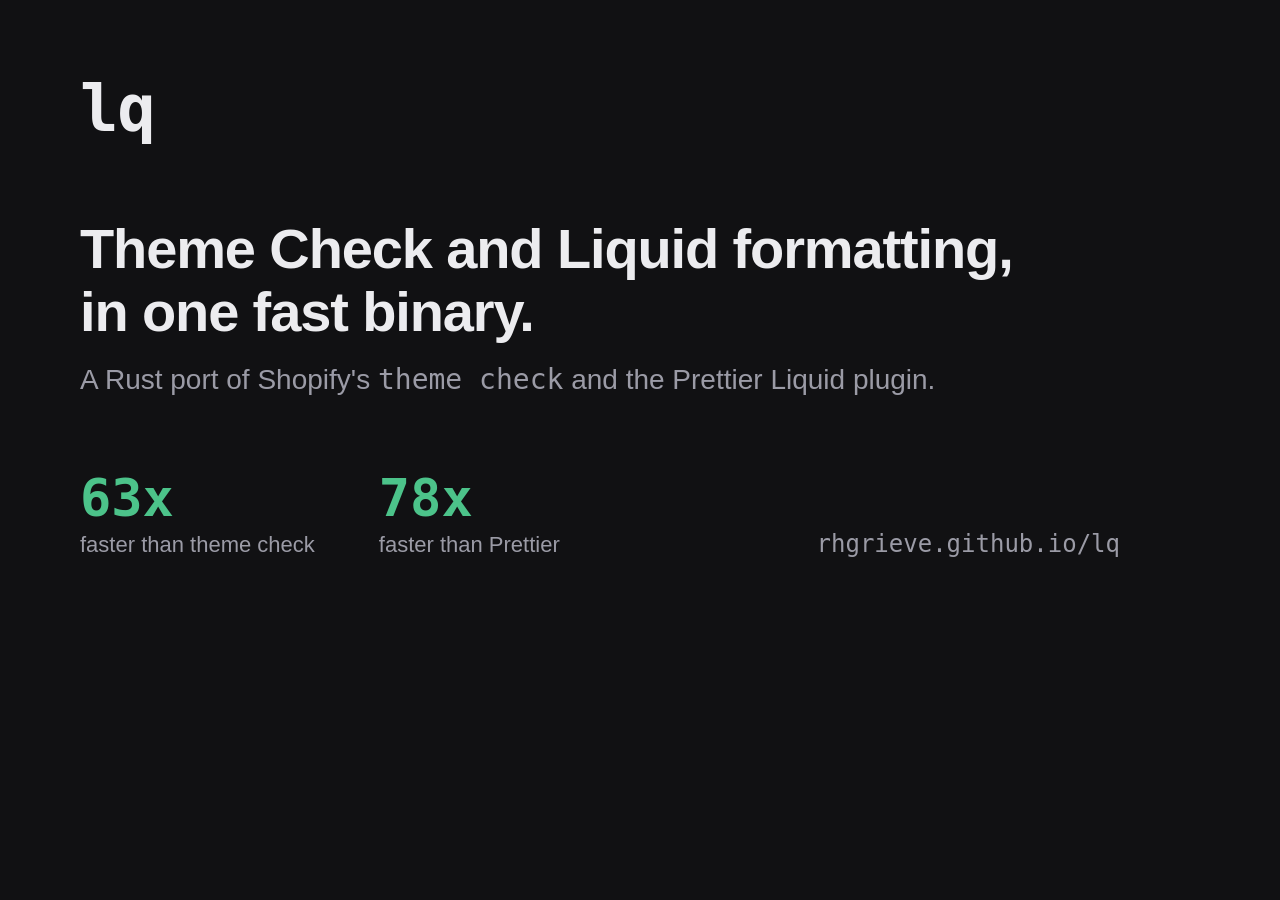
<file: scripts/og-image.html>
<!doctype html>
<!--
  Source of site/og.png, the link preview image. To regenerate it:
  "/Applications/Google Chrome.app/Contents/MacOS/Google Chrome" --headless --hide-scrollbars \
    --window-size=1200,630 --screenshot=site/og.png "file://$PWD/scripts/og-image.html"
-->
<html>
<head>
<meta charset="utf-8">
<style>
  html, body { margin: 0; width: 1200px; height: 630px; overflow: hidden; }
  body {
    background: #111113; color: #ececef;
    font-family: -apple-system, "SF Pro Display", "Helvetica Neue", Arial, sans-serif;
    display: flex; flex-direction: column; justify-content: space-between;
    padding: 72px 80px; box-sizing: border-box;
  }
  .mono { font-family: "SF Mono", ui-monospace, Menlo, monospace; font-variant-ligatures: none; }
  .logo { font-size: 64px; font-weight: 700; letter-spacing: -0.02em; }
  h1 { font-size: 56px; line-height: 1.12; letter-spacing: -0.02em; margin: 0; max-width: 980px; }
  .sub { color: #9b9ba6; font-size: 28px; margin-top: 20px; }
  .stats { display: flex; gap: 64px; align-items: flex-end; }
  .stat .n { font-size: 52px; font-weight: 700; color: #4cc38a; }
  .stat .l { font-size: 22px; color: #9b9ba6; margin-top: 4px; }
  .url { margin-left: auto; font-size: 24px; color: #9b9ba6; }
</style>
</head>
<body>
  <div class="logo mono">lq</div>
  <div>
    <h1>Theme Check and Liquid formatting, in one fast binary.</h1>
    <div class="sub">A Rust port of Shopify's <span class="mono">theme check</span> and the Prettier Liquid plugin.</div>
  </div>
  <div class="stats">
    <div class="stat"><div class="n mono">63x</div><div class="l">faster than theme check</div></div>
    <div class="stat"><div class="n mono">78x</div><div class="l">faster than Prettier</div></div>
    <div class="url mono">rhgrieve.github.io/lq</div>
  </div>
</body>
</html>
</file>
